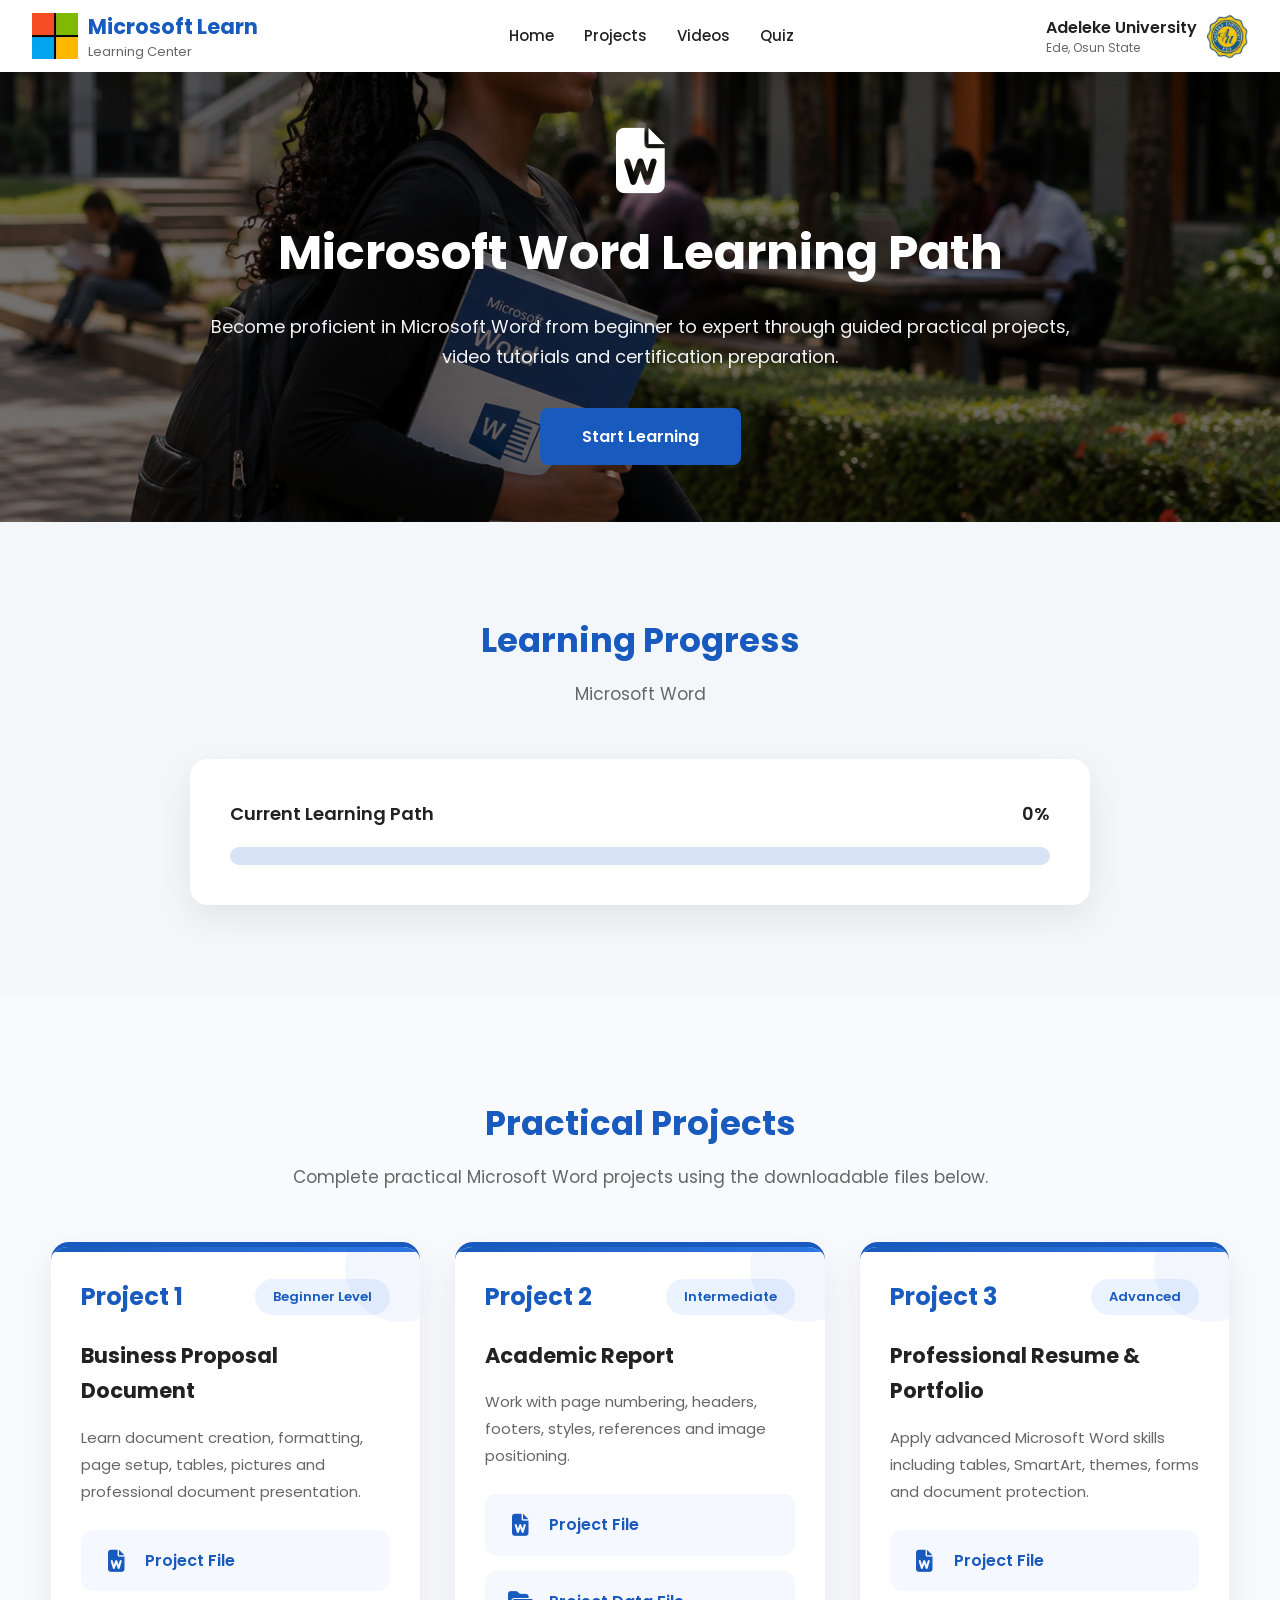
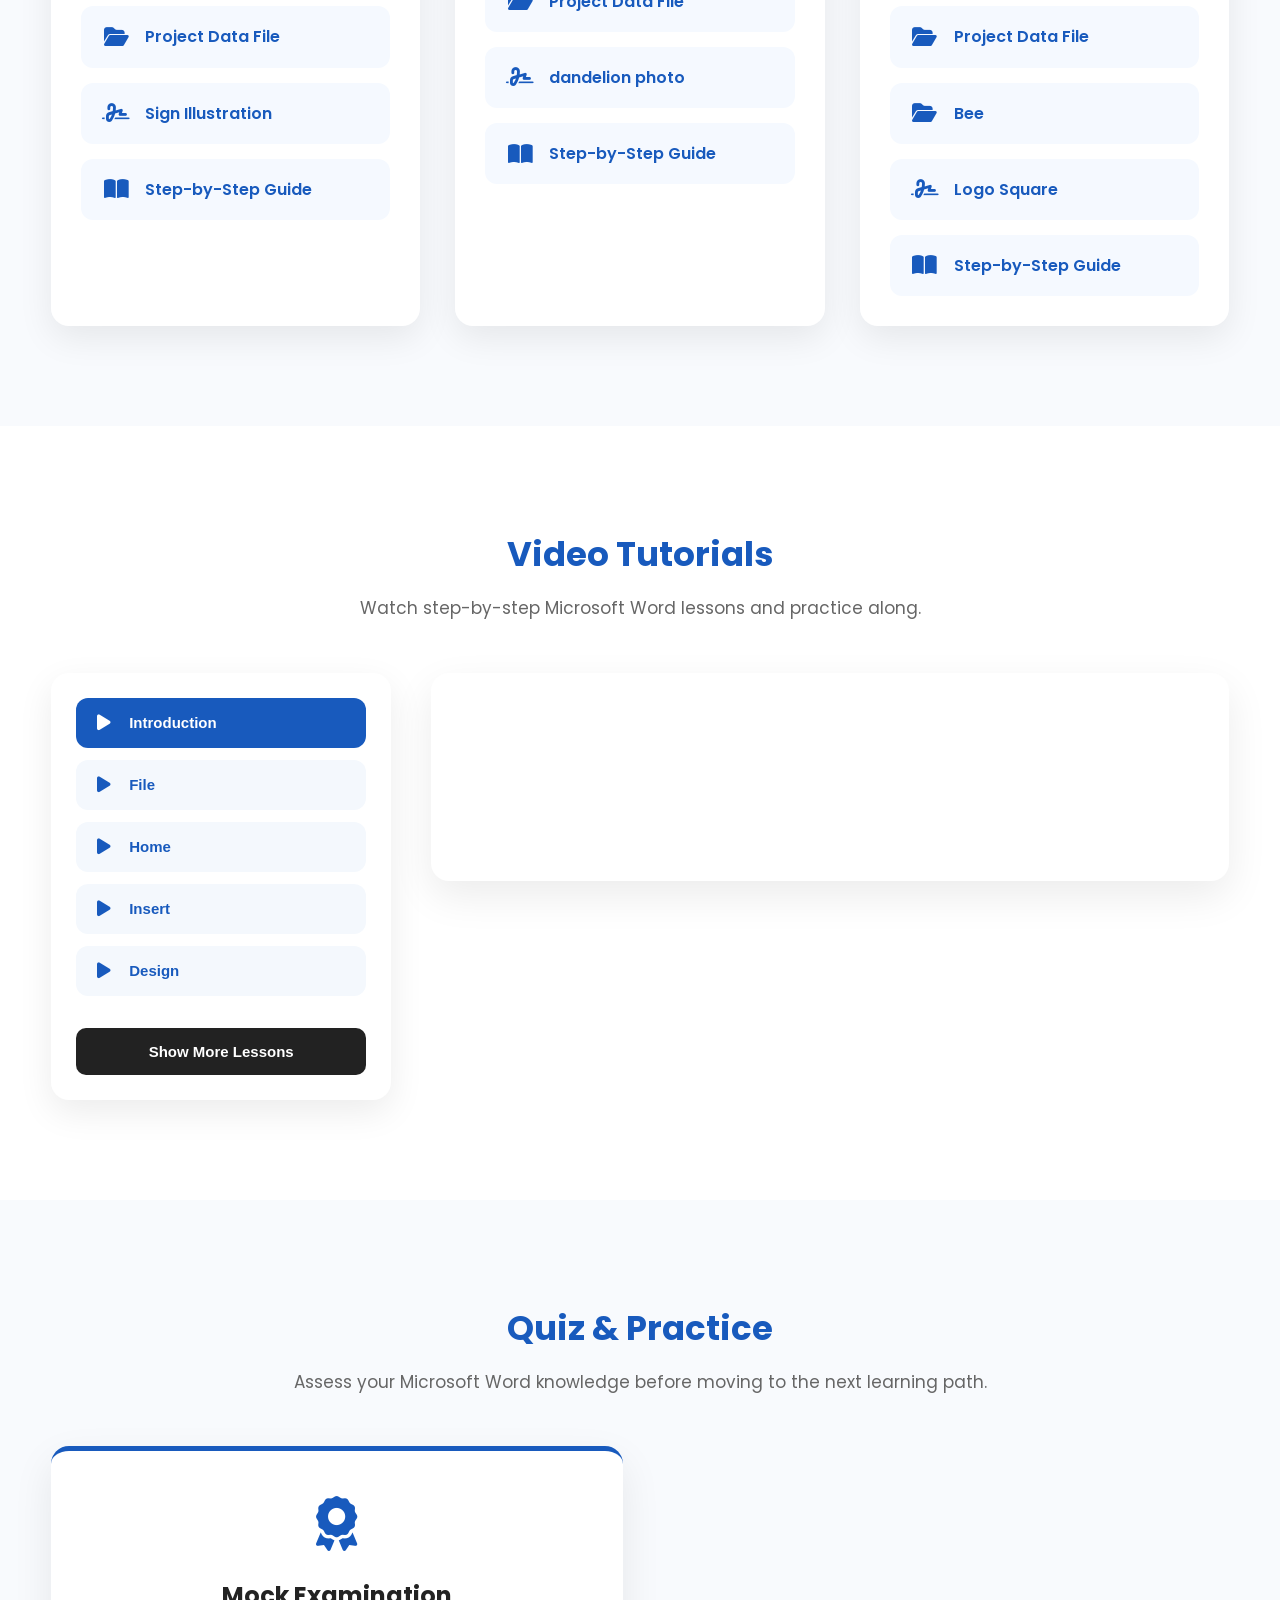
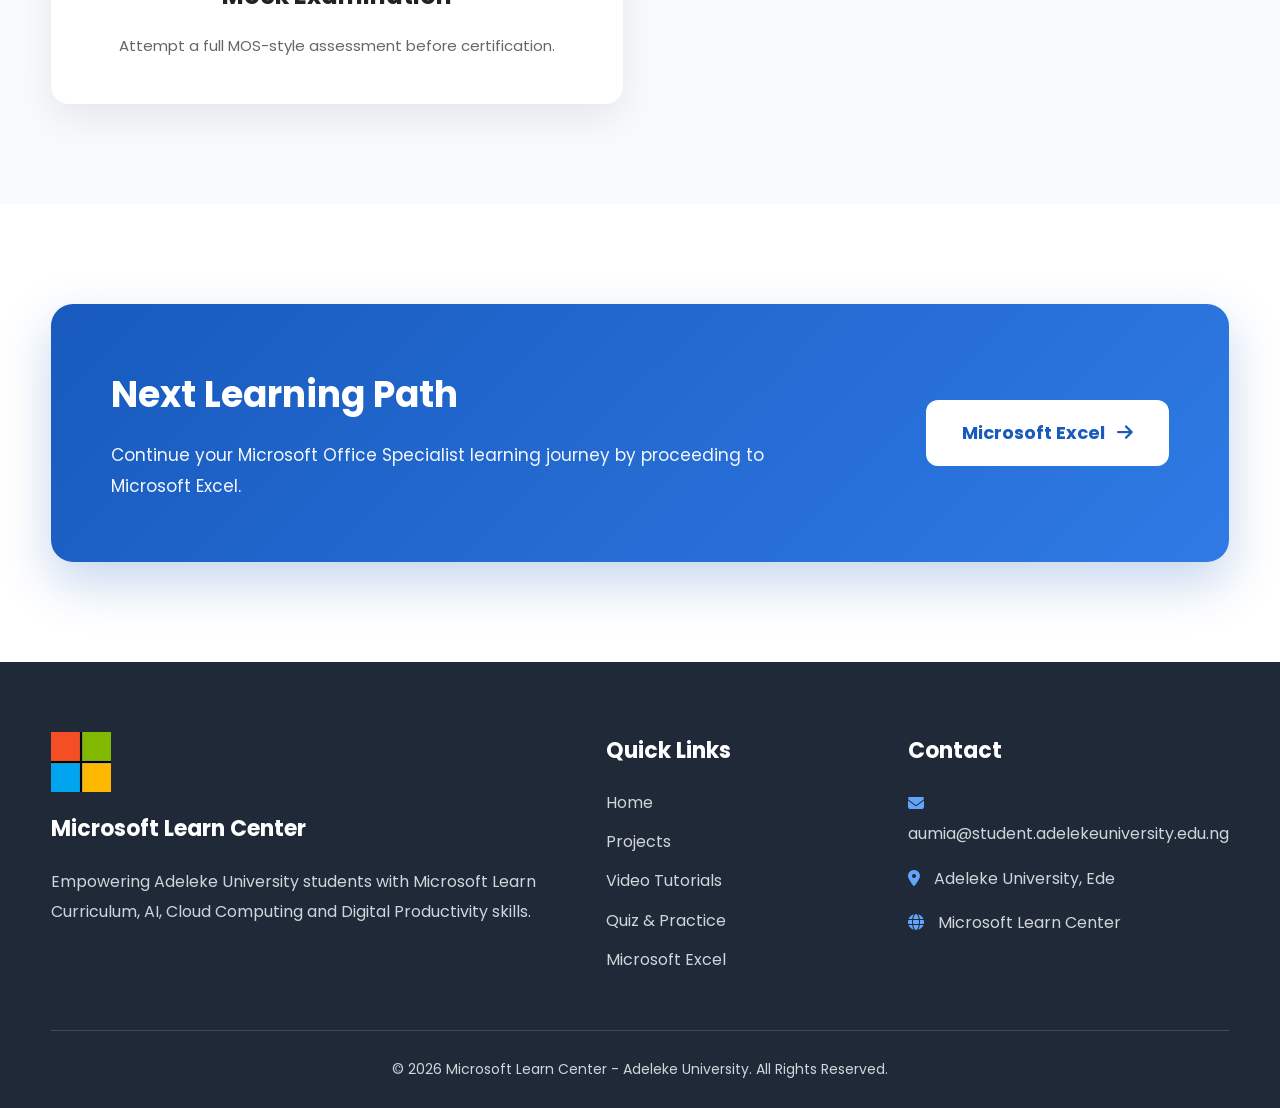
<file: word.html>
<!DOCTYPE html>
<html lang="en">

<head>

<meta charset="UTF-8">

<meta name="viewport" content="width=device-width, initial-scale=1.0">

<title>Microsoft Word Learning Path | Microsoft Learn Center</title>

<link rel="stylesheet" href="assets/css/word.css">

<link rel="preconnect" href="https://fonts.googleapis.com">

<link rel="preconnect" href="https://fonts.gstatic.com" crossorigin>

<link href="https://fonts.googleapis.com/css2?family=Poppins:wght@300;400;500;600;700;800&display=swap" rel="stylesheet">

<link rel="stylesheet"
href="https://cdnjs.cloudflare.com/ajax/libs/font-awesome/6.6.0/css/all.min.css">

</head>

<body>

<!-- ======================================================

HEADER

======================================================= -->

<header class="header">

<div class="header-container">

<div class="left-header">

<a href="index.html">

<img src="assets/images/mia_logo.webp" class="logo">

</a>

<div>

<h2>Microsoft Learn</h2>

<p>Learning Center</p>

</div>

</div>

<nav>

<ul>

<li><a href="index.html">Home</a></li>

<li><a href="#projects">Projects</a></li>

<li><a href="#videos">Videos</a></li>

<li><a href="#quiz">Quiz</a></li>

</ul>

</nav>

<div class="right-header">

<div>

<h3>Adeleke University</h3>

<p>Ede, Osun State</p>

</div>

<img src="assets/images/au_logo.webp" class="logo">

</div>

</div>

</header>



<!-- ======================================================

HERO

======================================================= -->

<section class="hero">

<div class="overlay"></div>

<div class="hero-content">

<i class="fa-solid fa-file-word hero-icon"></i>

<h1>Microsoft Word Learning Path</h1>

<p>

Become proficient in Microsoft Word from beginner to expert through guided practical projects, video tutorials and certification preparation.

</p>

<a href="#projects" class="start-btn">

Start Learning

</a>

</div>

</section>



<!-- ======================================================

LEARNING PROGRESS

======================================================= -->

<section class="progress-section">

<div class="container">

<div class="section-title">

<h2>Learning Progress</h2>

<p>Microsoft Word</p>

</div>

<div class="progress-card">

<div class="progress-info">

<span>Current Learning Path</span>

<span>0%</span>

</div>

<div class="progress">

<div class="progress-bar word-progress"></div>

</div>

</div>

</div>

</section>

<!-- ======================================================

PRACTICAL PROJECTS

======================================================= -->

<section class="projects" id="projects">

<div class="container">

<div class="section-title">

<h2>Practical Projects</h2>

<p>
Complete practical Microsoft Word projects using the downloadable files below.
</p>

</div>

<div class="project-grid">

<!-- ===================== PROJECT 1 ====================== -->

<div class="project-card">

<div class="project-header">

<h3>Project 1</h3>

<span>Beginner Level</span>

</div>

<h4>Business Proposal Document</h4>

<p>

Learn document creation, formatting, page setup, tables,
pictures and professional document presentation.

</p>

<div class="download-buttons">

<a href="assets/documents/word/project1/project_file.docx"
download
class="download-btn">

<i class="fa-solid fa-file-word"></i>

Project File

</a>

<a href="assets/documents/word/project1/project_data.docx"
download
class="download-btn">

<i class="fa-solid fa-folder-open"></i>

Project Data File

</a>

<a href="assets/documents/word/project1/sign_illustration.png"
download
class="download-btn">

<i class="fa-solid fa-signature"></i>

Sign Illustration

</a>

<a href="assets/documents/word/project1/word.pptx"
download
class="download-btn">

<i class="fa-solid fa-book-open"></i>

Step-by-Step Guide

</a>

</div>

</div>

<!-- ===================== PROJECT 2 ====================== -->

<div class="project-card">

<div class="project-header">

<h3>Project 2</h3>

<span>Intermediate</span>

</div>

<h4>Academic Report</h4>

<p>

Work with page numbering, headers, footers,
styles, references and image positioning.

</p>

<div class="download-buttons">

<a href="assets/documents/word/project2/project_file.docx"
download
class="download-btn">

<i class="fa-solid fa-file-word"></i>

Project File

</a>

<a href="assets/documents/word/project2/project_data.docx"
download
class="download-btn">

<i class="fa-solid fa-folder-open"></i>

Project Data File

</a>

<a href="assets/documents/word/project2/dandelion_photo.jpg"
download
class="download-btn">

<i class="fa-solid fa-signature"></i>

dandelion photo

</a>

<a href="assets/documents/word/project2/guide.pdf"
download
class="download-btn">

<i class="fa-solid fa-book-open"></i>

Step-by-Step Guide

</a>

</div>

</div>

<!-- ===================== PROJECT 3 ====================== -->

<div class="project-card">

<div class="project-header">

<h3>Project 3</h3>

<span>Advanced</span>

</div>

<h4>Professional Resume & Portfolio</h4>

<p>

Apply advanced Microsoft Word skills including
tables, SmartArt, themes, forms and document protection.

</p>

<div class="download-buttons">

<a href="assets/documents/word/project3/project_file.docx"
download
class="download-btn">

<i class="fa-solid fa-file-word"></i>

Project File

</a>

<a href="assets/documents/word/project3/project_data.docx"
download
class="download-btn">

<i class="fa-solid fa-folder-open"></i>

Project Data File

</a>

<a href="assets/documents/word/project3/Bee.docx"
download
class="download-btn">

<i class="fa-solid fa-folder-open"></i>

Bee

</a>

<a href="assets/documents/word/project3/logo_square.jpeg"
download
class="download-btn">

<i class="fa-solid fa-signature"></i>

Logo Square

</a>

<a href="assets/documents/word/project3/guide.pdf"
download
class="download-btn">

<i class="fa-solid fa-book-open"></i>

Step-by-Step Guide

</a>

</div>

</div>

</div>

</div>

</section>

<!-- ======================================================

VIDEO TUTORIALS

======================================================= -->

<section class="video-section" id="videos">

<div class="container">

<div class="section-title">

<h2>Video Tutorials</h2>

<p>
Watch step-by-step Microsoft Word lessons and practice along.
</p>

</div>

<div class="video-layout">

<!-- ================= LEFT SIDE ================= -->

<div class="lesson-list">

    <button class="lesson-btn active"
        data-video="https://youtu.be/kKHFRmNqdFc">

        <i class="fa-solid fa-play"></i>

        Introduction

    </button>


    <button class="lesson-btn"
        data-video="https://youtu.be/4Pkbg2-YcG0">

        <i class="fa-solid fa-play"></i>

        File

    </button>


    <button class="lesson-btn"
        data-video="https://youtu.be/z2a46H7Ur1Q">

        <i class="fa-solid fa-play"></i>

        Home

    </button>


    <button class="lesson-btn"
        data-video="https://www.youtube.com/watch?v=INSERT_VIDEO_ID">

        <i class="fa-solid fa-play"></i>

        Insert

    </button>


    <button class="lesson-btn"
        data-video="https://www.youtube.com/watch?v=DESIGN_VIDEO_ID">

        <i class="fa-solid fa-play"></i>

        Design

    </button>


    <div id="moreLessons" style="display:none;">

        <button class="lesson-btn"
            data-video="https://www.youtube.com/watch?v=LAYOUT_VIDEO_ID">

            <i class="fa-solid fa-play"></i>

            Layout

        </button>


        <button class="lesson-btn"
            data-video="https://www.youtube.com/watch?v=REFERENCES_VIDEO_ID">

            <i class="fa-solid fa-play"></i>

            References

        </button>


        <button class="lesson-btn"
            data-video="https://www.youtube.com/watch?v=AUXILIARY_VIDEO_ID">

            <i class="fa-solid fa-play"></i>

            Auxiliary Tabs

        </button>

    </div>


    <button id="showMoreBtn" class="more-btn">

        Show More Lessons

    </button>

</div>


<!-- ================= RIGHT SIDE ================= -->

<div class="video-player">

    <iframe
        id="wordVideo"
        src="https://www.youtube.com/embed/INTRODUCTION_VIDEO_ID"
        title="Microsoft Word Introduction"
        frameborder="0"
        allow="accelerometer; autoplay; clipboard-write; encrypted-media; gyroscope; picture-in-picture; web-share"
        allowfullscreen>
    </iframe>

</div>

</div>

</div>

</section>



<!-- ======================================================

QUIZ & PRACTICE

======================================================= -->

<section class="quiz-section" id="quiz">

<div class="container">

<div class="section-title">

<h2>Quiz & Practice</h2>

<p>

Assess your Microsoft Word knowledge before moving to the next learning path.

</p>

</div>

<div class="quiz-grid">

<a

href="https://forms.cloud.microsoft/r/f09rDNxJzB"

target="_blank"

class="quiz-card">

<i class="fa-solid fa-award"></i>

<h3>Mock Examination</h3>

<p>

Attempt a full MOS-style assessment before certification.

</p>

</a>

</div>

</div>

</section>

<!-- ======================================================

NEXT LEARNING PATH

======================================================= -->

<section class="next-course">

<div class="container">

<div class="next-card">

<div class="next-text">

<h2>Next Learning Path</h2>

<p>

Continue your Microsoft Office Specialist learning journey by proceeding to Microsoft Excel.

</p>

</div>

<a href="excel.html" class="next-btn">

Microsoft Excel

<i class="fa-solid fa-arrow-right"></i>

</a>

</div>

</div>

</section>



<!-- ======================================================

FOOTER

======================================================= -->

<footer class="footer">

<div class="container">

<div class="footer-grid">

<!-- ================= LEFT ================= -->

<div class="footer-about">

<img src="assets/images/mia_logo.webp" class="footer-logo">

<h3>Microsoft Learn Center</h3>

<p>

Empowering Adeleke University students with Microsoft Learn Curriculum, AI, Cloud Computing and Digital Productivity skills.

</p>

</div>

<!-- ================= QUICK LINKS ================= -->

<div class="footer-links">

<h3>Quick Links</h3>

<ul>

<li><a href="index.html">Home</a></li>

<li><a href="#projects">Projects</a></li>

<li><a href="#videos">Video Tutorials</a></li>

<li><a href="#quiz">Quiz & Practice</a></li>

<li><a href="excel.html">Microsoft Excel</a></li>

</ul>

</div>

<!-- ================= CONTACT ================= -->

<div class="footer-contact">

<h3>Contact</h3>

<p>

<i class="fa-solid fa-envelope"></i>

aumia@student.adelekeuniversity.edu.ng

</p>

<p>

<i class="fa-solid fa-location-dot"></i>

Adeleke University, Ede

</p>

<p>

<i class="fa-solid fa-globe"></i>

Microsoft Learn Center

</p>

</div>

</div>

<hr>

<div class="copyright">

<p>

© 2026 Microsoft Learn Center - Adeleke University.
All Rights Reserved.

</p>

</div>

</div>

</footer>



<!-- ======================================================

JAVASCRIPT

======================================================= -->

<script src="assets/js/word.js"></script>

</body>

</html>
</file>
<file: assets/css/word.css>
/*==========================================================

MICROSOFT LEARN CENTER
MICROSOFT WORD LEARNING PATH

==========================================================*/

*{
margin:0;
padding:0;
box-sizing:border-box;
scroll-behavior:smooth;
}

body{

font-family:'Poppins',sans-serif;

background:#F4F7FA;

color:#222;

line-height:1.7;

overflow-x:hidden;

}

img{

max-width:100%;

display:block;

}

a{

text-decoration:none;

}

ul{

list-style:none;

}

.container{

width:92%;

max-width:1350px;

margin:auto;

}


/*==========================================================

HEADER

==========================================================*/

.header{

position:fixed;

top:0;

left:0;

width:100%;

height:72px;

background:#fff;

box-shadow:0 2px 15px rgba(0,0,0,.08);

z-index:9999;

}

.header-container{

width:95%;

max-width:1500px;

height:100%;

margin:auto;

display:flex;

justify-content:space-between;

align-items:center;

}

.left-header,

.right-header{

display:flex;

align-items:center;

gap:10px;

}

.logo{

height:46px;

width:auto;

}

.left-header h2{

font-size:21px;

font-weight:700;

color:#185ABD;

}

.left-header p{

font-size:13px;

color:#666;

margin-top:-3px;

}

.right-header h3{

font-size:16px;

font-weight:600;

}

.right-header p{

font-size:12px;

color:#666;

margin-top:-3px;

}

nav ul{

display:flex;

gap:30px;

}

nav a{

font-size:15px;

font-weight:500;

color:#222;

transition:.3s;

position:relative;

}

nav a:hover{

color:#185ABD;

}

nav a::after{

content:"";

position:absolute;

left:0;

bottom:-6px;

width:0;

height:2px;

background:#185ABD;

transition:.3s;

}

nav a:hover::after{

width:100%;

}


/*==========================================================

HERO

==========================================================*/

.hero{

margin-top:72px;

height:50vh;

background:url("../images/word.png");

background-size:cover;

background-position:center;

position:relative;

display:flex;

justify-content:center;

align-items:center;

text-align:center;

overflow:hidden;

}

.overlay{

position:absolute;

inset:0;

background:rgba(0,0,0,.55);

}

.hero-content{

position:relative;

z-index:5;

width:90%;

max-width:900px;

color:#fff;

}

.hero-icon{

font-size:65px;

margin-bottom:18px;

color:#fff;

}

.hero h1{

font-size:48px;

font-weight:700;

margin-bottom:18px;

}

.hero p{

font-size:18px;

opacity:.95;

margin-bottom:35px;

}

.start-btn{

display:inline-block;

padding:15px 42px;

background:#185ABD;

color:#fff;

font-weight:600;

border-radius:8px;

transition:.35s;

}

.start-btn:hover{

background:#134A96;

transform:translateY(-3px);

box-shadow:0 15px 35px rgba(24,90,189,.35);

}


/*==========================================================

LEARNING PROGRESS

==========================================================*/

.progress-section{

padding:90px 0;

}

.section-title{

text-align:center;

margin-bottom:50px;

}

.section-title h2{

font-size:34px;

font-weight:700;

margin-bottom:10px;

color:#185ABD;

}

.section-title p{

color:#666;

font-size:17px;

}

.progress-card{

background:#fff;

padding:40px;

border-radius:18px;

box-shadow:0 12px 35px rgba(0,0,0,.08);

max-width:900px;

margin:auto;

}

.progress-info{

display:flex;

justify-content:space-between;

margin-bottom:18px;

font-size:18px;

font-weight:600;

}

.progress{

height:18px;

background:#D8E4F5;

border-radius:50px;

overflow:hidden;

}

.word-progress{

width:0%;

height:100%;

background:linear-gradient(90deg,#185ABD,#2F7AE5);

border-radius:50px;

}

/*==========================================================

PRACTICAL PROJECTS

==========================================================*/

.projects{

padding:100px 0;

background:#F8FAFD;

}

.project-grid{

display:grid;

grid-template-columns:repeat(auto-fit,minmax(360px,1fr));

gap:35px;

margin-top:50px;

}

.project-card{

background:#fff;

border-radius:18px;

padding:30px;

box-shadow:0 12px 35px rgba(0,0,0,.08);

transition:.35s;

border-top:5px solid #185ABD;

position:relative;

overflow:hidden;

}

.project-card::before{

content:"";

position:absolute;

top:0;

left:0;

width:100%;

height:5px;

background:linear-gradient(90deg,#185ABD,#2F7AE5);

}

.project-card:hover{

transform:translateY(-12px);

box-shadow:0 25px 50px rgba(0,0,0,.15);

}

.project-header{

display:flex;

justify-content:space-between;

align-items:center;

margin-bottom:20px;

}

.project-header h3{

font-size:24px;

color:#185ABD;

font-weight:700;

}

.project-header span{

background:#EAF3FF;

color:#185ABD;

padding:7px 18px;

border-radius:30px;

font-size:13px;

font-weight:600;

}

.project-card h4{

font-size:21px;

margin-bottom:15px;

color:#222;

}

.project-card p{

font-size:15px;

line-height:1.8;

color:#666;

margin-bottom:25px;

}

/*========================

DOWNLOAD BUTTONS

========================*/

.download-buttons{

display:grid;

grid-template-columns:1fr;

gap:15px;

}

.download-btn{

display:flex;

align-items:center;

gap:15px;

padding:16px 20px;

background:#F5F9FF;

border-radius:12px;

color:#185ABD;

font-weight:600;

transition:.3s;

border:1px solid transparent;

}

.download-btn i{

font-size:22px;

width:28px;

text-align:center;

}

.download-btn:hover{

background:#185ABD;

color:#fff;

transform:translateX(8px);

border-color:#185ABD;

box-shadow:0 10px 25px rgba(24,90,189,.25);

}

.download-btn:hover i{

transform:scale(1.1);

transition:.3s;

}

/*========================

PROJECT NUMBER BADGE

========================*/

.project-card::after{

content:"";

position:absolute;

right:-35px;

top:-35px;

width:110px;

height:110px;

background:rgba(24,90,189,.05);

border-radius:50%;

}

/*========================

SECTION ANIMATION

========================*/

.project-card{

opacity:0;

transform:translateY(40px);

animation:fadeUp .8s forwards;

}

.project-card:nth-child(1){

animation-delay:.2s;

}

.project-card:nth-child(2){

animation-delay:.4s;

}

.project-card:nth-child(3){

animation-delay:.6s;

}

@keyframes fadeUp{

to{

opacity:1;

transform:translateY(0);

}

}

/*==========================================================

VIDEO TUTORIALS

==========================================================*/

.video-section{

padding:100px 0;

background:#FFFFFF;

}

.video-layout{

display:grid;

grid-template-columns:340px 1fr;

gap:40px;

align-items:flex-start;

margin-top:50px;

}


/*========================

LESSON PANEL

========================*/

.lesson-list{

background:#fff;

border-radius:18px;

padding:25px;

box-shadow:0 12px 35px rgba(0,0,0,.08);

position:sticky;

top:95px;

}

.lesson-btn{

width:100%;

display:flex;

align-items:center;

gap:15px;

padding:16px 18px;

margin-bottom:12px;

border:none;

border-radius:12px;

background:#F4F8FD;

font-size:15px;

font-weight:600;

cursor:pointer;

transition:.35s;

color:#185ABD;

}

.lesson-btn i{

font-size:18px;

width:20px;

}

.lesson-btn:hover{

background:#185ABD;

color:#fff;

transform:translateX(6px);

}

.lesson-btn.active{

background:#185ABD;

color:#fff;

}

.more-btn{

width:100%;

margin-top:20px;

padding:15px;

background:#222;

color:#fff;

border:none;

border-radius:10px;

font-size:15px;

font-weight:600;

cursor:pointer;

transition:.3s;

}

.more-btn:hover{

background:#185ABD;

}


/*========================

VIDEO PLAYER

========================*/

.video-player{

background:#fff;

padding:25px;

border-radius:18px;

box-shadow:0 15px 40px rgba(0,0,0,.08);

}

.video-player video{

width:100%;

border-radius:12px;

background:#000;

min-height:550px;

object-fit:cover;

}


/*==========================================================

QUIZ & PRACTICE

==========================================================*/

.quiz-section{

padding:100px 0;

background:#F8FAFD;

}

.quiz-grid{

display:grid;

grid-template-columns:repeat(2,1fr);

gap:35px;

margin-top:50px;

}

.quiz-card{

background:#fff;

padding:45px 35px;

border-radius:18px;

text-align:center;

box-shadow:0 15px 40px rgba(0,0,0,.08);

transition:.35s;

color:#222;

border-top:5px solid #185ABD;

}

.quiz-card i{

font-size:55px;

color:#185ABD;

margin-bottom:25px;

}

.quiz-card h3{

font-size:24px;

margin-bottom:15px;

}

.quiz-card p{

font-size:15px;

line-height:1.8;

color:#666;

}

.quiz-card:hover{

transform:translateY(-12px);

box-shadow:0 25px 55px rgba(0,0,0,.15);

border-top-color:#2F7AE5;

}

.quiz-card:hover i{

transform:scale(1.1);

transition:.3s;

}

/*==========================================================

NEXT LEARNING PATH

==========================================================*/

.next-course{

padding:100px 0;

background:#FFFFFF;

}

.next-card{

display:flex;

justify-content:space-between;

align-items:center;

background:linear-gradient(135deg,#185ABD,#2F7AE5);

padding:60px;

border-radius:22px;

color:#fff;

box-shadow:0 20px 50px rgba(24,90,189,.25);

}

.next-text h2{

font-size:36px;

margin-bottom:15px;

font-weight:700;

}

.next-text p{

font-size:17px;

line-height:1.8;

opacity:.95;

max-width:700px;

}

.next-btn{

display:inline-flex;

align-items:center;

gap:12px;

padding:18px 36px;

background:#fff;

color:#185ABD;

border-radius:12px;

font-size:18px;

font-weight:700;

transition:.35s;

}

.next-btn:hover{

transform:translateY(-5px);

box-shadow:0 15px 35px rgba(0,0,0,.18);

background:#F5F8FC;

}

.next-btn i{

transition:.35s;

}

.next-btn:hover i{

transform:translateX(6px);

}



/*==========================================================

FOOTER

==========================================================*/

.footer{

background:#1F2937;

color:#fff;

padding:70px 0 25px;

}

.footer-grid{

display:grid;

grid-template-columns:2fr 1fr 1fr;

gap:50px;

}

.footer-logo{

height:60px;

margin-bottom:18px;

}

.footer h3{

margin-bottom:20px;

font-size:22px;

}

.footer p{

line-height:1.9;

color:#D1D5DB;

}

.footer-links ul{

padding:0;

}

.footer-links li{

margin-bottom:12px;

}

.footer-links a{

color:#D1D5DB;

transition:.3s;

}

.footer-links a:hover{

color:#fff;

padding-left:8px;

}

.footer-contact p{

margin-bottom:14px;

}

.footer-contact i{

margin-right:10px;

color:#60A5FA;

}

.footer hr{

margin:45px 0 25px;

border:none;

height:1px;

background:rgba(255,255,255,.15);

}

.copyright{

text-align:center;

font-size:14px;

color:#C7CDD8;

}



/*==========================================================

RESPONSIVE

==========================================================*/

@media(max-width:1100px){

.video-layout{

grid-template-columns:1fr;

}

.lesson-list{

position:relative;

top:0;

}

.next-card{

flex-direction:column;

text-align:center;

gap:30px;

}

.footer-grid{

grid-template-columns:1fr;

text-align:center;

}

}



@media(max-width:900px){

.header{

height:auto;

padding:15px 0;

}

.header-container{

flex-direction:column;

gap:15px;

}

nav ul{

flex-wrap:wrap;

justify-content:center;

gap:18px;

}

.hero{

height:60vh;

}

.hero h1{

font-size:36px;

}

.hero p{

font-size:16px;

}

.project-grid{

grid-template-columns:1fr;

}

.quiz-grid{

grid-template-columns:1fr;

}

}



@media(max-width:600px){

.container{

width:95%;

}

.hero{

height:55vh;

}

.hero-icon{

font-size:52px;

}

.hero h1{

font-size:30px;

}

.hero p{

font-size:15px;

}

.start-btn{

width:100%;

text-align:center;

}

.progress-card{

padding:25px;

}

.video-player video{

min-height:240px;

}

.next-card{

padding:35px 25px;

}

.next-text h2{

font-size:28px;

}

.next-btn{

width:100%;

justify-content:center;

}

}
</file>
